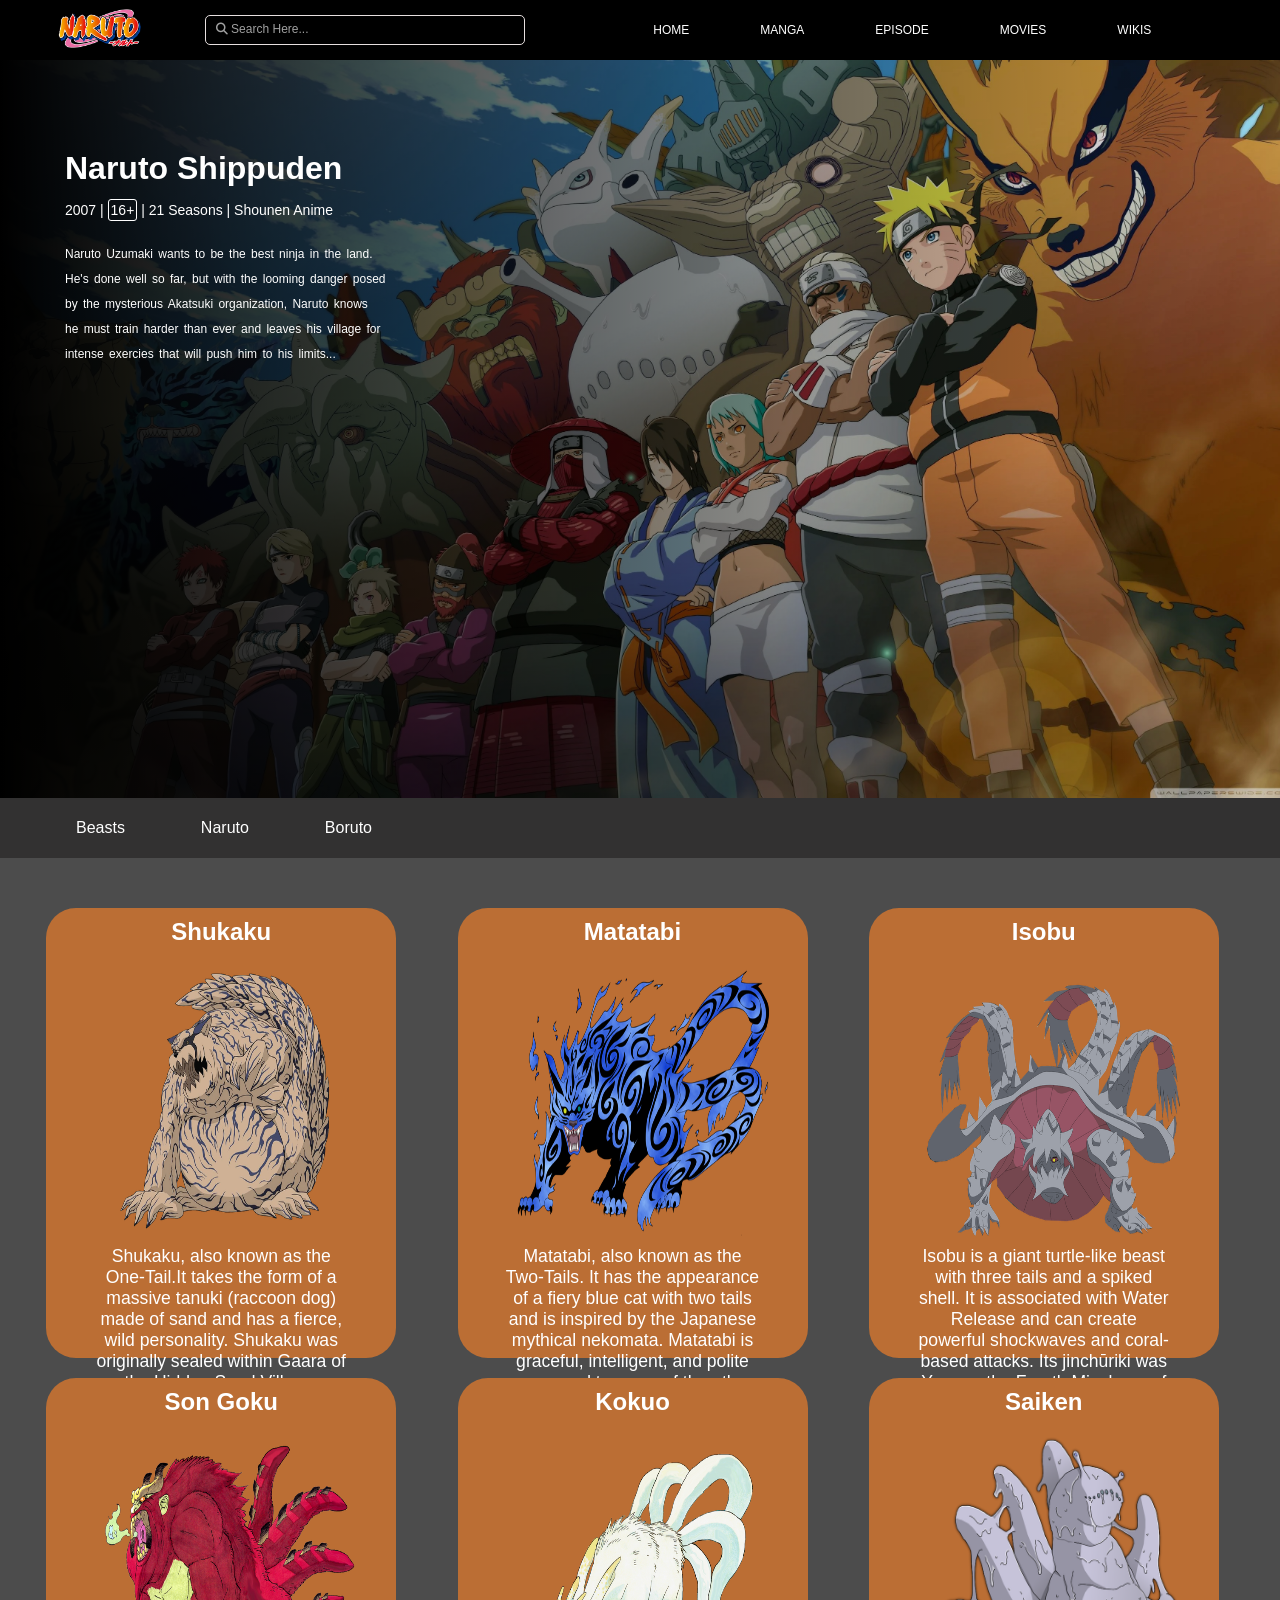
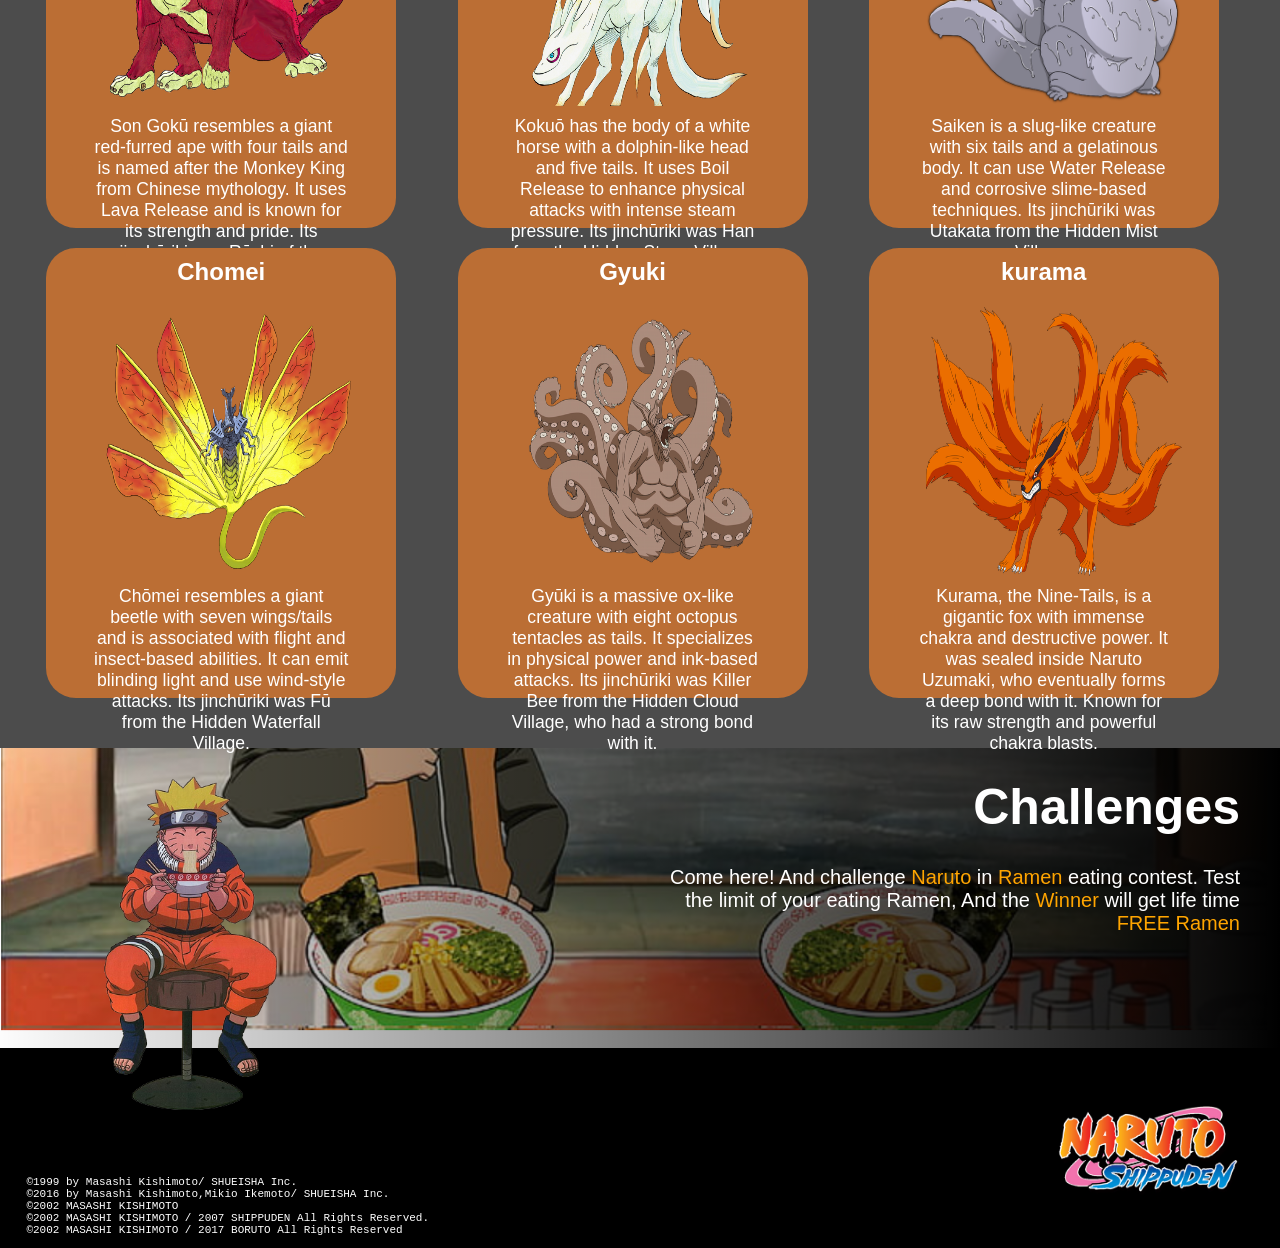
<file: index.html>
<!DOCTYPE html>
<html lang="en">

<head>
    <meta charset="UTF-8">
    <meta name="viewport" content="width=device-width, initial-scale=1.0">
    <title>Naruto Website</title>
    <link rel="stylesheet" href="https://cdnjs.cloudflare.com/ajax/libs/font-awesome/6.7.2/css/all.min.css"
        integrity="sha512-Evv84Mr4kqVGRNSgIGL/F/aIDqQb7xQ2vcrdIwxfjThSH8CSR7PBEakCr51Ck+w+/U6swU2Im1vVX0SVk9ABhg=="
        crossorigin="anonymous" referrerpolicy="no-referrer" />

    <link rel="stylesheet" href="naruto.css">


</head>

<body>
    <div id="navbar">
        <div id="logo">
            <img src="./Photos/Naruto_logo.png" alt="">
        </div>
        <div id="search">

            <div class="search_text">
                <i class="fa-solid fa-magnifying-glass"></i>
                Search Here...
            </div>
        </div>
        <div id="terms">
            <ul>
                <li>HOME</li>
                <li>MANGA</li>
                <li>EPISODE</li>
                <li>MOVIES</li>
                <li>WIKIS</li>
            </ul>
        </div>
    </div>

    <div id="main_section">
        <div id="black-container">
            <div id="title">
                <h1>Naruto Shippuden</h1>
                <div id="sub_title">
                    <p>2007 | <span>16+</span> | 21 Seasons | Shounen Anime</p>
                </div>
                <div id="info">
                    <p>Naruto Uzumaki wants to be the best ninja in the land.<br>
                        He's done well so far, but with the looming danger posed <br>
                        by the mysterious Akatsuki organization, Naruto knows <br>
                        he must train harder than ever and leaves his village for <br>
                        intense exercies that will push him to his limits...</p>
                </div>
            </div>
        </div>
    </div>

    <div id="navbar-two">
        <div id="sub-nav-items">
            <ul>
                <li>Beasts</li>
                <li>Naruto</li>
                <li>Boruto</li>
            </ul>
        </div>
    </div>

    <div id="beasts">
        <div class="beast-card">
            <h2>Shukaku</h2>
            <div class="beast-img">
                <img src="./Photos/one tailed.webp" alt="">
            </div>
            <div class="beast-info">
                <p>Shukaku, also known as the One-Tail.It
                    takes the form of a massive tanuki (raccoon dog) made of sand and has a fierce, wild personality.
                    Shukaku was originally sealed within Gaara of the Hidden Sand Village.</p>
            </div>
        </div>

        <div class="beast-card">
            <h2>Matatabi</h2>
            <div class="beast-img">
                <img src="./Photos/two tailed.webp" alt="">
            </div>
            <div class="beast-info">
                <p> Matatabi, also known as the Two-Tails. It has the appearance of a
                    fiery blue cat with two tails and is inspired by the Japanese mythical nekomata. Matatabi is graceful, intelligent, and polite compared to many of the other
                    tailed beasts.</p>
            </div>
        </div>

        <div class="beast-card">
            <h2>Isobu</h2>
            <div class="beast-img">
                <img src="./Photos/three tailed.webp" alt="">
            </div>
            <div class="beast-info">
                <p>Isobu is a giant turtle-like beast with three tails and a spiked shell. It is associated with Water
                    Release and can create powerful shockwaves and coral-based attacks. Its jinchūriki was Yagura, the
                    Fourth Mizukage of the Hidden Mist Village.</p>
            </div>
        </div>

        <div class="beast-card">
            <h2>Son Goku</h2>
            <div class="beast-img">
                <img src="./Photos/four tailed.webp" alt="">
            </div>
            <div class="beast-info">
                <p>Son Gokū resembles a giant red-furred ape with four tails and is named after the Monkey King from
                    Chinese mythology. It uses Lava Release and is known for its strength and pride. Its jinchūriki was
                    Rōshi of the Hidden Stone Village.</p>
            </div>
        </div>

        <div class="beast-card">
            <h2>Kokuo</h2>
            <div class="beast-img">
                <img src="./Photos/five tailed.webp" alt="">
            </div>
            <div class="beast-info">
                <p>Kokuō has the body of a white horse with a dolphin-like head and five tails. It uses Boil Release to
                    enhance physical attacks with intense steam pressure. Its jinchūriki was Han from the Hidden Stone
                    Village.</p>
            </div>
        </div>

        <div class="beast-card">
            <h2>Saiken</h2>
            <div class="beast-img">
                <img src="./Photos/six tailed.webp" alt="">
            </div>
            <div class="beast-info">
                <p>Saiken is a slug-like creature with six tails and a gelatinous body. It can use Water Release and
                    corrosive slime-based techniques. Its jinchūriki was Utakata from the Hidden Mist Village.</p>
            </div>
        </div>

        <div class="beast-card">
            <h2>Chomei</h2>
            <div class="beast-img">
                <img src="./Photos/seven tailed.webp" alt="">
            </div>
            <div class="beast-info">
                <p>Chōmei resembles a giant beetle with seven wings/tails and is associated with flight and insect-based
                    abilities. It can emit blinding light and use wind-style attacks. Its jinchūriki was Fū from the
                    Hidden Waterfall Village.</p>
            </div>
        </div>

        <div class="beast-card">
            <h2>Gyuki</h2>
            <div class="beast-img">
                <img src="./Photos/eight tailed.webp" alt="">
            </div>
            <div class="beast-info">
                <p>Gyūki is a massive ox-like creature with eight octopus tentacles as tails. It specializes in physical
                    power and ink-based attacks. Its jinchūriki was Killer Bee from the Hidden Cloud Village, who had a
                    strong bond with it.</p>
            </div>
        </div>

        <div class="beast-card">
            <h2>kurama</h2>
            <div class="beast-img">
                <img src="./Photos/nine tailed.webp" alt="">
            </div>
            <div class="beast-info">
                <p>Kurama, the Nine-Tails, is a gigantic fox with immense chakra and destructive power. It was sealed
                    inside Naruto Uzumaki, who eventually forms a deep bond with it. Known for its raw strength and
                    powerful chakra blasts.

                </p>
            </div>
        </div>
    </div>


    <div class="sub-footer">
        <div class="black-container">
             <img src="./Photos/pngwing.com.png" alt="">
             <div class="sub-footer-text">
                <h1>Challenges</h1>
                <p>Come here! And challenge <span>Naruto</span> in <span>Ramen</span> eating contest. Test the limit of your eating Ramen, And the <span>Winner</span> will get life time  <span>FREE Ramen</span></p>
             </div>
            
        </div>
    </div>

    <div class="footer">
        <div class="footer-text">
            <pre>
    ©1999 by Masashi Kishimoto/ SHUEISHA Inc.
    ©2016 by Masashi Kishimoto,Mikio Ikemoto/ SHUEISHA Inc.
    ©2002 MASASHI KISHIMOTO
    ©2002 MASASHI KISHIMOTO / 2007 SHIPPUDEN All Rights Reserved.
    ©2002 MASASHI KISHIMOTO / 2017 BORUTO All Rights Reserved
            </pre>
        </div>

        <div class="footer-img">
            <img src="./Photos/pngwing.com (1).png" alt="">
        </div>
        
    </div>

    <script src="naruto.js"></script>
</body>

</html>
</file>
<file: naruto.css>
* {
    box-sizing: border-box;
    margin: 0;
    padding: 0;
}

body{
    overflow-x: hidden;
}

#navbar {
    background-color: black;
    width: 100vw;
    height: 60px;
    display: flex;
    justify-content: space-evenly;
    align-items: center;
    font-size: 12px;
    font-family: Arial, Helvetica, sans-serif;
}

img {
    width: 7vw;
}

#search {
    border: 1px solid rgb(230, 223, 223);
    width: 25vw;
    height: 30px;
    border-radius: 5px;
    padding: 6px 10px;
}

.search_text {
    color: rgb(160, 160, 160);
}

#terms ul {
    color: white;
    display: flex;
    text-decoration: none;
    justify-content: space-evenly;
    width: 50vw;
}

li {
    list-style-type: none;
}

#main_section {
    width: 100vw;
    height: 82vh;
    display: flex;
    /* align-items: center; */
    /* justify-content: space-evenly; */
    /* background-color: black; */

    background-image: url(./Photos/background_image.webp);
    background-position: center;
    background-size: cover;
    background-repeat: no-repeat;
}

#black-container {
    width: 100vw;
    background-image: linear-gradient(to right, black, rgba(0, 0, 0, 0));
}

#hero_section img {
    height: 400px;
    width: 50vw;
    margin-top: 10vh;
    /* margin-right: 80px; */
}

#title {
    color: white;
    /* margin-right: 212px; */
    margin-top: 10vh;
    font-family: 'Lucida Sans', 'Lucida Sans Regular', 'Lucida Grande', 'Lucida Sans Unicode', Geneva, Verdana, sans-serif;
    /* display: block; */
    height: 42px;
    padding-left: 65px;
}

#sub_title {
    color: white;
    margin-top: 15px;
    height: 20px;
    font-size: 14px;
}

#sub_title span{
    border: 1px solid white;
    padding: 2px;
    border-radius: 3px;
}

#info{
    margin-top: 20px;
    line-height: 25px;
    word-spacing: 2px;
    font-weight: 100;
    font-size: 12px;
    font-family:'Lucida Sans', 'Lucida Sans Regular', 'Lucida Grande', 'Lucida Sans Unicode', Geneva, Verdana, sans-serif ;
}

#navbar-two {
    background-color: rgb(50, 49, 49);
    width: 100vw;
    height: 60px;
}

#sub-nav-items ul{
    color: white;
    display: flex;
    text-decoration: none;
    justify-content: space-evenly;
    align-items: center;
    width: 35vw;
    height: 60px;
    font-family: Arial, Helvetica, sans-serif;
}

#beasts{
    width: 100vw;
    background-color: rgb(76, 76, 76);
    padding-top: 30px;
    padding-bottom: 50px ;
    display: flex;
    flex-wrap: wrap;
    justify-content: space-evenly;
}

.beast-card{
    background-color: rgb(187, 110, 52);
    height:450px;
    width: 350px;
    margin-top: 20px;
    margin-right: 15px;
    border-radius: 30px;
    padding: 10px;
}

.beast-info{
    width: 20vw;
    text-align: center;
    margin: auto;
    margin-top: 10px;
    /* line-height: 40px; */
    font-size: 1.1em;
    font-family: Arial, Helvetica, sans-serif;
    color: white;
}

.beast-img{
    display: flex;
    justify-content: center;
    width: 350px;
    padding-top: 20px;
}

.beast-img img{
    border-radius: 30px;
    width: 20vw;
    height: 30vh;
}

.beast-card h2{
    color: white;
    text-align: center;
    font-family: Arial, Helvetica, sans-serif;
}

.sub-footer{
    width: 100vw;
    height: 300px;
    /* background-color: rgb(176, 175, 175); */
    background-image: url(./Photos/Screenshot\ 2025-05-13\ 151412.png);
    background-position:bottom;
    background-size: cover;
    background-repeat: no-repeat;
}

.black-container{
    width: 100vw;
    background-image: linear-gradient(to left, rgb(0, 0, 0), rgba(0, 0, 0, 0));
    display: flex;
    justify-content: space-between;
}

.sub-footer img{
    width: 390px;
    height: 400px;
    /* margin-left: 40px; */
}

.sub-footer-text h1{
    color: white;
    padding: 30px 0px;
    /* margin-right: 30px; */
    font-size: 50px;
    font-family:Arial, Helvetica, sans-serif;
    text-align: right;
}

.sub-footer-text p{
    color: white;
    width: 600px;
    text-align: right;
    font-family: Arial, Helvetica, sans-serif;
    font-size: 20px;
}

.sub-footer-text{
    margin-right: 40px;
}

.sub-footer-text span{
    color: orange;
}

.footer{
    display: flex;
    justify-content: space-between;
    width: 100vw;
    height: 200px;
    background-color: black;
}

.footer-text{
    color: white;
    height: 200px;
    display: flex;
    align-items:end;
    font-size: 11px;
}

.footer-img{
    margin-right: 30px;
    height: 200px;
    display: flex;
    align-items: center;
}

.footer-img img{
    width: 200px;
    height: 100px;
}
</file>
